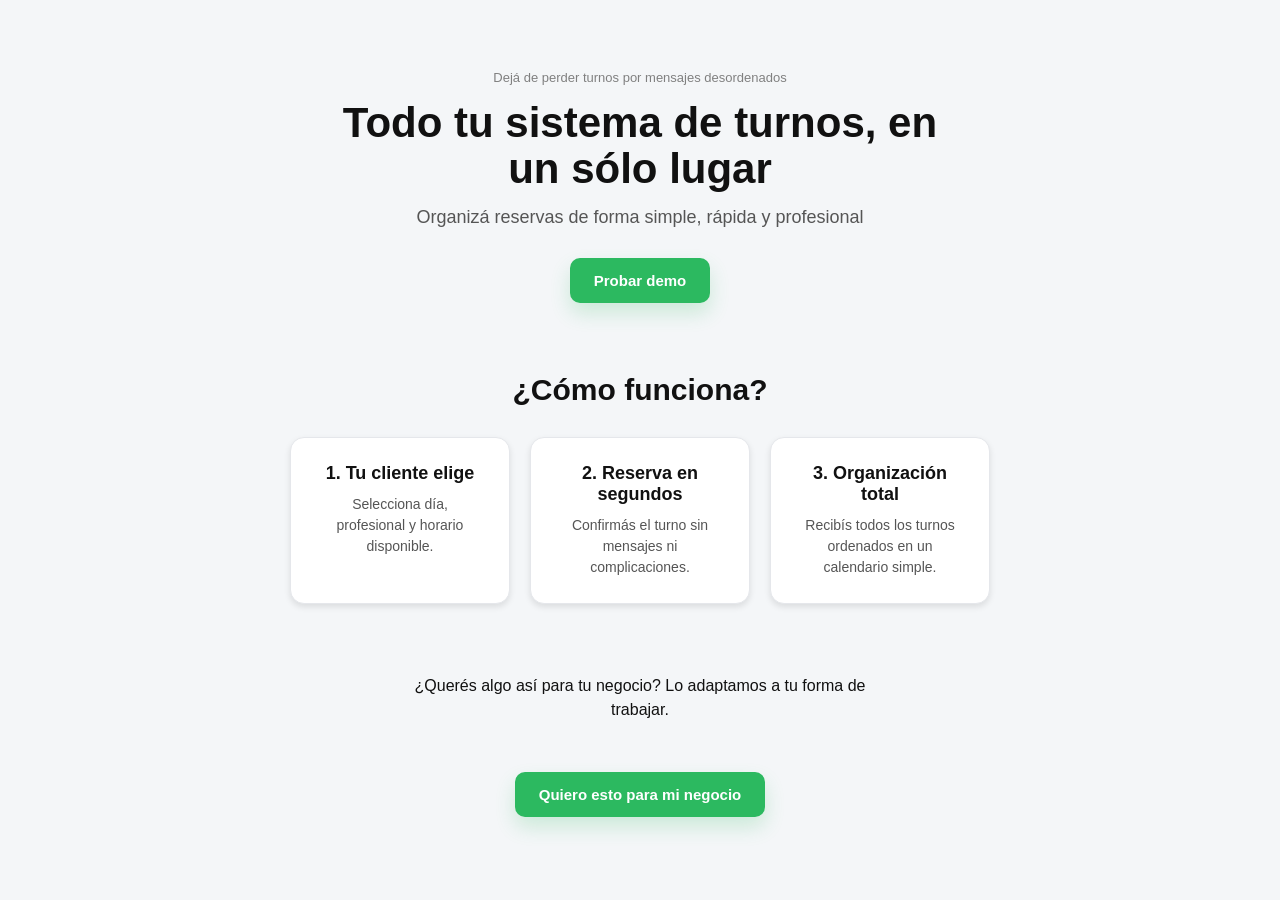
<file: sistema-turnos-saas/index.html>
<!DOCTYPE html>
<html lang="es">
<head>
  <meta charset="UTF-8">
  <meta name="viewport" content="width=device-width, initial-scale=1.0">
  
  <title>Turnos YA | Sistema de turnos online para negocios</title>

  <meta name="description" content="Sistema de turnos online para barberías, estética y profesionales. Gestioná reservas, clientes y horarios de forma simple, rápida y profesional.">  
  <meta name="keywords" content="turnos online, sistema de reservas, appointment booking system, agenda digital, booking app, software de turnos">
  <meta name="robots" content="index, follow">
  <meta name="author" content="Turnos YA">

  <meta property="og:title" content="Turnos YA | Sistema de turnos online">
  <meta property="og:description" content="Gestioná reservas y clientes desde una plataforma simple y moderna.">
  <meta property="og:type" content="website">
  <meta property="og:url" content="https://tusitio.com">

  <link rel="stylesheet" href="css/landing.css">
</head>

<body>

  <section class="hero">

    <p class="tag">
      Dejá de perder turnos por mensajes desordenados
    </p>

    <h1>
     Todo tu sistema de turnos, en un sólo lugar
    </h1>

    <p class="subtitle">
     Organizá reservas de forma simple, rápida y profesional
    </p>

    <div class="actions">
      <a href="demo.html">
        <button class="btn-primary">
          Probar demo
        </button>
      </a>
    </div>

  </section>


  <section class="como-funciona">

    <h2>¿Cómo funciona?</h2>

    <div class="pasos">

      <div class="paso">
        <h3>1. Tu cliente elige</h3>
        <p>Selecciona día, profesional y horario disponible.</p>
      </div>

      <div class="paso">
        <h3>2. Reserva en segundos</h3>
        <p>Confirmás el turno sin mensajes ni complicaciones.</p>
      </div>

      <div class="paso">
        <h3>3. Organización total</h3>
        <p>Recibís todos los turnos ordenados en un calendario simple.</p>
      </div>

    </div>

  </section>


  <section class="cta-final">

    <p class="custom">
      ¿Querés algo así para tu negocio? Lo adaptamos a tu forma de trabajar.
    </p>

    <a href="https://wa.me/542915094533" target="_blank">
      <button class="btn-primary">
        Quiero esto para mi negocio
      </button>
    </a>

  </section>

</body>

</html>
</file>
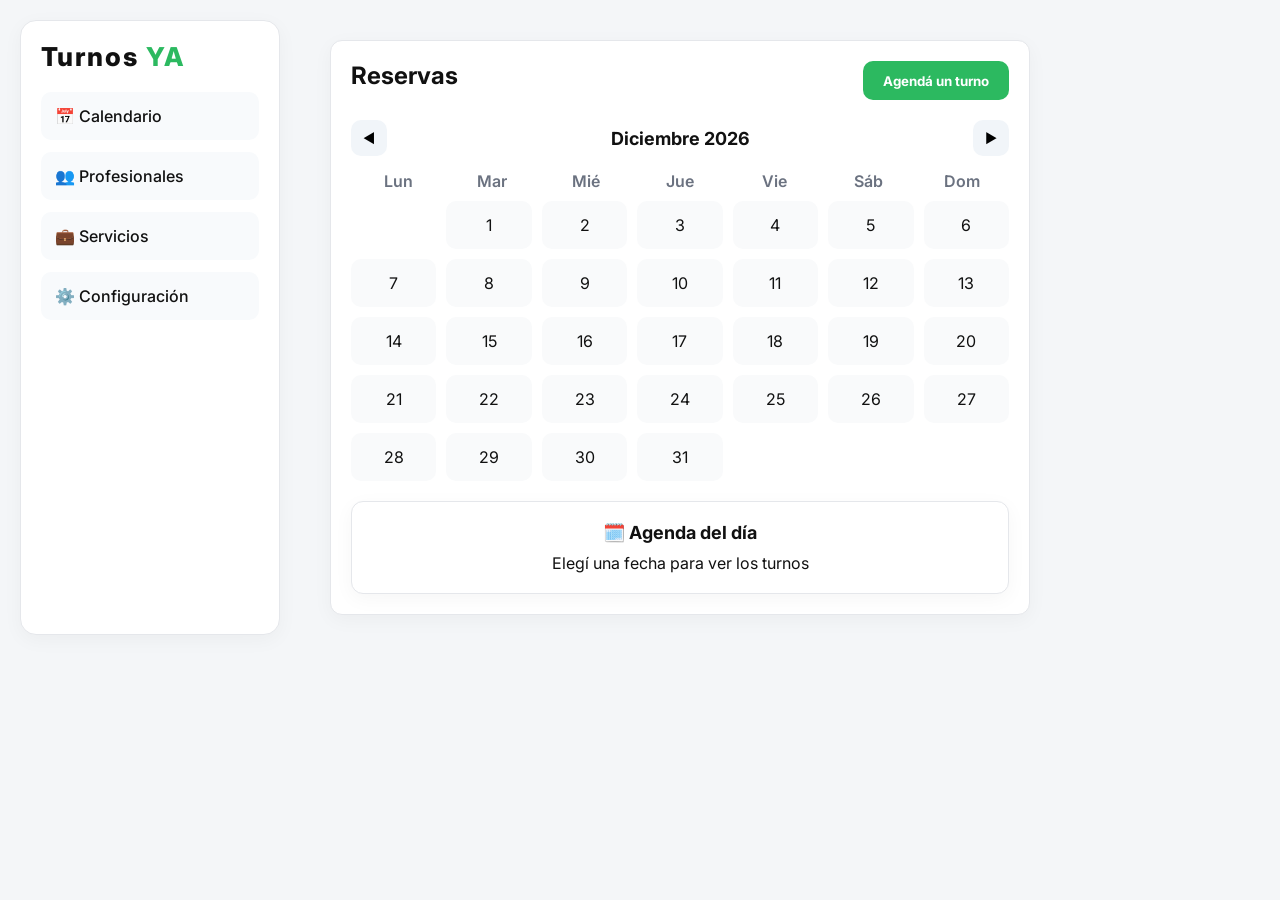
<file: sistema-turnos-saas/demo.html>
<!DOCTYPE html>
<html lang="es">
<head>
  <meta charset="UTF-8">
  <meta name="viewport" content="width=device-width, initial-scale=1.0">
  <title>Turnos YA | Sistema de reservas online para negocios</title>
  <meta name="description" content="Sistema de turnos online simple y rápido para barberías, estética y profesionales. Gestioná reservas, horarios y clientes desde un solo lugar.">
  <meta name="keywords" content="turnos online, sistema de reservas, agenda digital, software para barberías, sistema de turnos estética, reservas online Argentina, calendario de turnos">
  <meta name="author" content="Turnos YA">
  <meta name="robots" content="index, follow">
  
  <link href="https://fonts.googleapis.com/css2?family=Inter:wght@400;500;600;700;800&display=swap" rel="stylesheet">
  <link rel="stylesheet" href="./css/style.css">
  </head>

<body>

<!DOCTYPE html>
<html lang="es">

<head>
  <meta charset="UTF-8">
  <meta name="viewport" content="width=device-width, initial-scale=1.0">

  <title>Turnos YA | Sistema de reservas online</title>

  <link rel="stylesheet" href="css/style.css">
</head>

<body>

<div class="layout">


  <aside class="sidebar">
    <h2 class="logo">Turnos<span> YA</span></h2>

    <nav class="menu">
      <p>📅 Calendario</p>
      <p>👥 Profesionales</p>
      <p>💼 Servicios</p>
      <p>⚙️ Configuración</p>
    </nav>
  </aside>

  <main class="main">

  
    <div class="topbar">
      <h1>Reservas</h1>

      <button id="btnNuevoTurno" class="btn">
        Agendá un turno
      </button>
    </div>


    <div class="grid">


      <section class="calendario">

        <div class="cal-header">
          <button id="prevMes">◀</button>
          <span id="mesTexto"></span>
          <button id="nextMes">▶</button>
        </div>

        <div class="dias-semana">
          <span>Lun</span><span>Mar</span><span>Mié</span>
          <span>Jue</span><span>Vie</span><span>Sáb</span><span>Dom</span>
        </div>

        <div id="calDias"></div>

      </section>

 
      <section class="agenda">

        <h2 id="tituloDia">🗓️ Agenda del día</h2>

        <div id="agenda"></div>

      </section>

    </div>

  </main>

</div>


<div id="modal" class="modal hidden">

  <form id="formTurno" class="form">

    <h2 id="tituloModal"></h2>

    <label>Cliente</label>
    <input id="nombre" type="text" placeholder="Nombre del cliente">

    <label>Profesional</label>
    <select id="profesional" required>
      <option value="" disabled selected>Seleccionar profesional</option>
      <option value="Juan">Juan</option>
      <option value="Ana">Ana</option>
      <option value="Mica">Mica</option>
      <option value="Lucia">Lucia</option>
    </select>

    <label>Servicio</label>
    <select id="servicio" required>
      <option value="" disabled selected>Seleccionar servicio</option>
    </select>

    <label>Horario</label>
    <div id="horarios" class="horarios-grid"></div>

    <div class="actions">
      <button type="button" id="cerrarModal">Cancelar</button>
      <button type="submit">📱 Reservar ahora</button>
    </div>

  </form>

</div>

<script src="js/script.js" defer></script>

</body>
</html>
</file>
<file: sistema-turnos-saas/css/landing.css>
* {
  margin: 0;
  box-sizing: border-box;
  font-family: Arial, sans-serif;
}

body {
  background: #f4f6f8;
  color: #111;
  padding: 40px 20px;
}

.hero {
  max-width: 600px;
   margin: 30px auto;
  text-align: center;
}

.tag {
  font-size: 13px;
  color: gray;
  margin-bottom: 15px;
}

.hero h1 {
  font-size: 42px;
  margin-bottom: 15px;
  line-height: 1.1;
}

.subtitle {
  font-size: 18px;
  color: #555;
  margin-bottom: 30px;
}

.actions {
  display: flex;
  justify-content: center;
  margin-bottom: 30px;
}

.btn-primary {
  background: #2cb960;
  color: white;
  border: none;
  padding: 14px 24px;
  border-radius: 10px;
  cursor: pointer;
  font-size: 15px;
  font-weight: bold;
  transition: 0.2s;
  box-shadow: 0 10px 20px rgba(44,185,96,0.2);
}

.btn-primary:hover {
  opacity: 0.95;
  transform: translateY(-2px);
}

.como-funciona {
  max-width: 700px;
  margin: 70px auto;
  text-align: center;
}

.como-funciona h2 {
  font-size: 30px;
  margin-bottom: 30px;
}

.pasos {
  display: grid;
  grid-template-columns: repeat(3, 1fr);
  gap: 20px;
}

.paso {
  background: white;
  padding: 25px;
  border-radius: 14px;
  border: 1px solid #e5e7eb;
  box-shadow: 0px 3px 6px rgba(0, 0, 0, 0.1);
}

.paso h3 {
  margin-bottom: 10px;
  font-size: 18px;
}

.paso p {
  color: #555;
  font-size: 14px;
  line-height: 1.5;
}

.cta-final {
  max-width: 500px;
  margin: 0 auto;
  text-align: center;
}

.custom {
  font-size: 16px;
  margin: 50px auto;
  line-height: 1.5;
}

@media (max-width: 768px) {

  .hero h1 {
    font-size: 34px;
  }

  .pasos {
    grid-template-columns: 1fr;
  }

}
</file>
<file: sistema-turnos-saas/css/style.css>
* {
  margin: 0;
  padding: 0;
  box-sizing: border-box;
  font-family: 'Inter', sans-serif;
}
body {
  font-family: 'Inter', sans-serif;
  background-color: #f4f6f8;
  color: #111;
}

.layout {
  display: flex;
  gap: 30px;
  padding: 20px;
}

.sidebar {
  width: 260px;
  background: white;
  padding: 20px;
  border: 1px solid #e5e7eb;
  border-radius: 16px;
  box-shadow: 0 5px 20px rgba(0,0,0,0.04);
}

.logo {
  font-size: 26px;
  font-weight: 800;
  margin-bottom: 20px;
  letter-spacing: 2px;
 
}

.logo span {
  color: #2cb960;
}

.menu {
  display: flex;
  flex-direction: column;
  gap: 12px;
}

.menu p {
  background: #f8fafc;
  padding: 14px;
  border-radius: 10px;
  cursor: pointer;
  transition: 0.2s;
  font-weight: 500;
}

.menu p:hover {
  background: #e2e8f0;
}

.main {
  background-color: white;
  max-width: 700px;
  flex-grow: 1;
  padding: 20px;
  border: 1px solid #e5e7eb;
  border-radius: 12px;
  margin: 20px;
}
.main {
  box-shadow: 0 5px 20px rgba(0,0,0,0.04);
}
 
.topbar {
  display: flex;
  justify-content: space-between;
   margin-bottom: 20px;
}

.topbar h1 {
  font-size: 24px;
  margin-bottom: 10px;
}

.btn {
  background:#2cb960;
  color: white;
  border: none;
  padding: 10px 20px;
  border-radius: 10px;
  cursor: pointer;
  font-weight: bold;
  transition: 0.2s;
}
.btn:hover {
  transform: translateY(-2px);
  opacity: 0.95;
}

.grid {
  display: grid;
  grid-template-columns: repeat(1, 1fr);
  gap: 20px;
  text-align: center;
}
.cal-header {
  display: flex;
  align-items: center;
  justify-content: space-between;
  margin-bottom: 15px;
}
#mesTexto {
  flex: 1;
  text-align: center;
  font-weight: bold;
  font-size: 18px;
}
.cal-header button {
  background: #f1f5f9;
  border: none;
  width: 36px;
  height: 36px;
  border-radius: 10px;
  cursor: pointer;
}

.cal-header button:hover {
  background: #e2e8f0;
}
.dias-semana {
  display: grid;
  grid-template-columns: repeat(7, 1fr);
  text-align: center;
  font-weight: 600;
  margin-bottom: 10px;
  color: #6b7280;
}
.cal-dia {
  background: #f9fafb;
  padding: 14px 10px;
  border-radius: 10px;
  cursor: pointer;
  transition: 0.2s;
}
.cal-dia:hover {
  background: #e2e8f0;
}
.cal-dia.con-turnos {
  color: #2cb960;
  font-weight: bold;
  }

.cal-dia.activo{
  background-color: #2cb960;
  color: white;
}
#calDias {
  display: grid;
  grid-template-columns: repeat(7, 1fr);
  gap: 10px;
}
.agenda {
  background: white;
  padding: 20px;
  box-shadow: 0 5px 20px rgba(0,0,0,0.04);
  border-radius: 12px;
  border: 1px solid #e5e7eb;
}
.agenda h2 {
  margin-bottom: 10px;
  font-size: 18px;
}
#agenda div {
  background: #f9fafb;
  padding: 10px;
  border-radius: 8px;
  margin-bottom: 8px;
}
#tituloModal {
  text-align: center;
  color: gray;
  font-size: 15px;
}
.form {
  background: white;
  padding: 30px;
  border-radius: 14px;
  display: flex;
  flex-direction: column;
  gap: 10px;
  width: 320px;
  box-shadow: 0 10px 40px rgba(0,0,0,0.15);
}

.form {
  width: 320px;
 }

 .form input,
.form select {
  padding: 10px;
  border-radius: 8px;
  border: none;
  margin-bottom: 10px;
}

.form select {
  cursor: pointer;
  
}
.form input:focus,
.form select:focus {
  outline: none; 
  border: 1px solid #16a34a;
  box-shadow: 0 0 0 3px rgba(22, 163, 74, 0.2);
}
.horarios-grid {
  display: grid;
  grid-template-columns: repeat(3, 1fr);
  gap: 10px;
}
.horario-info {
  grid-column: span 3;
  color: #6b7280;
  font-size: 13px;
  padding: 10px;

}
.hidden {
  display: none;
}

.horario-btn {
  padding: 10px;
  border-radius: 8px;
  border: 1px solid #e5e7eb;
  background: #f9fafb;
  cursor: pointer;
  transition: 0.2s;
}

.horario-btn:hover {
  background: #e2e8f0;
}

.horario-btn.activo {
  background: #16a34a;
  color: white;
  border: none;
}

.horario-btn.ocupado {
  background: #e5e7eb;
  color: #9ca3af;
  cursor: not-allowed;
}

.actions {
  display: flex;
  justify-content: center;
  gap: 20px;
  margin-top: 10px;
}

.actions button {
  padding: 10px 20px;
  border: none;
  border-radius: 10px;
  cursor: pointer;
}

.actions button[type="submit"] {
  background-color: #2cb960;
  color: white;
}

.actions button[type="button"] {
  background-color: grey;
  color: white;
  
}
.turno-item {
  background: white;
  border: 1px solid #e5e7eb;
  border-radius: 14px;
  padding: 16px;
  margin-bottom: 12px;
  text-align: left;
  box-shadow: 0 5px 20px rgba(0,0,0,0.03);
}

.turno-top {
  margin-bottom: 12px;
}

.turno-hora {
  background: #dcfce7;
  color: #166534;
  padding: 6px 10px;
  border-radius: 8px;
  font-size: 13px;
  font-weight: bold;
}

.turno-body strong {
  display: block;
  margin-bottom: 6px;
  font-size: 16px;
}

.turno-body p {
  color: #374151;
  margin-bottom: 5px;
}

.turno-body small {
  color: #6b7280;
}
@media (max-width: 768px) {
  .layout {
    flex-direction: column;
  }
  .sidebar {
    width: 100%;
  }
}
</file>
